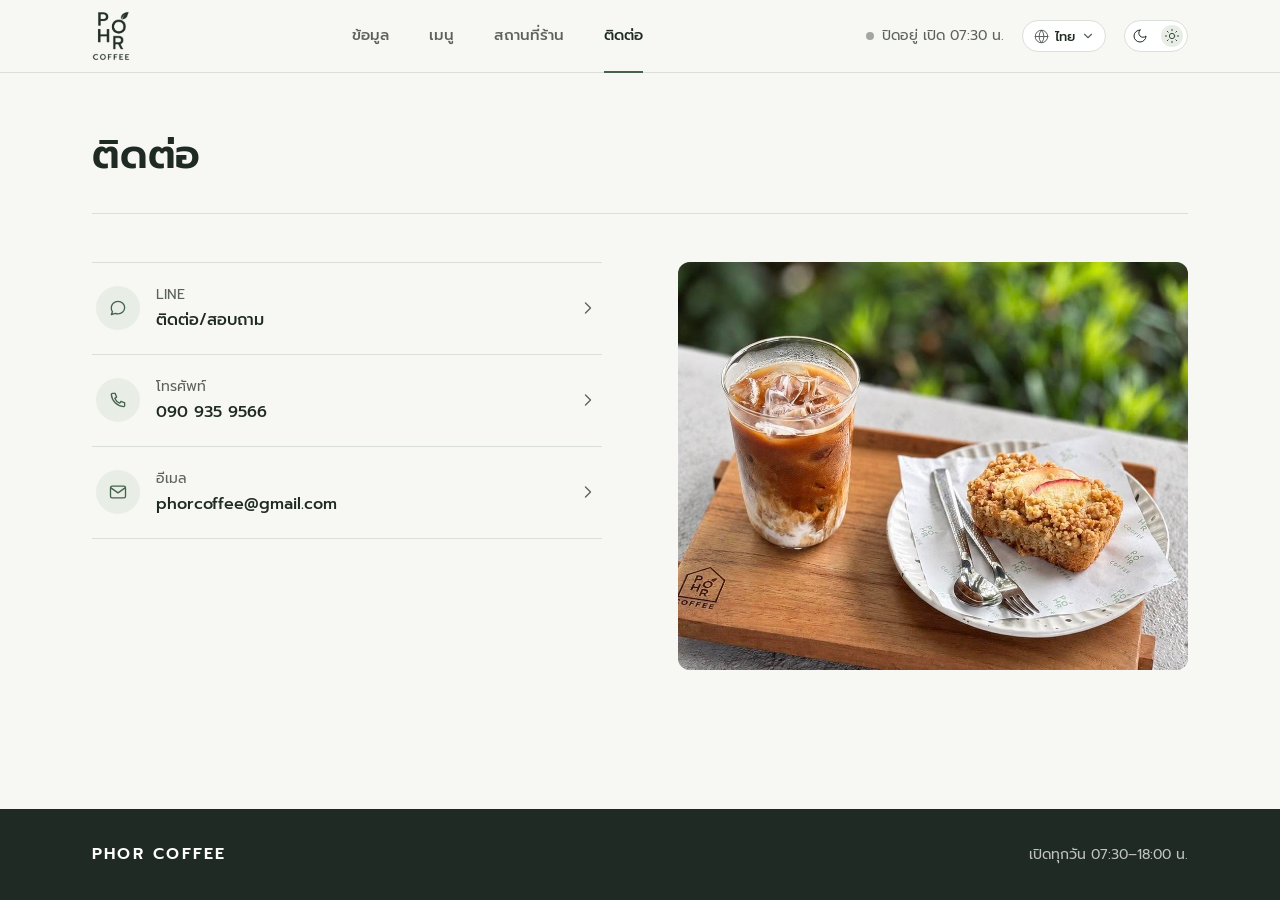
<file: contact.html>
<!doctype html>
<html lang="th">
<head>
<meta charset="utf-8">
<meta name="viewport" content="width=device-width, initial-scale=1, viewport-fit=cover">
<title>ติดต่อ | PHOR COFFEE</title>
<meta name="description" content="ติดต่อ PHOR COFFEE ทาง LINE โทร 090 935 9566 หรืออีเมล">
<!-- เว็บตัวอย่าง: กันไม่ให้ Google เก็บหน้า ลบบรรทัดนี้เมื่อร้านอนุมัติและขึ้นเว็บจริง -->
<meta name="robots" content="noindex, nofollow">
<meta name="theme-color" content="#F7F7F4">
<meta property="og:type" content="website">
<meta property="og:locale" content="th_TH">
<meta property="og:title" content="ติดต่อ | PHOR COFFEE">
<meta property="og:description" content="ร้านกาแฟในบ้านสีเขียว ถนนร่มเกล้า 1 เปิดทุกวัน 07:30–18:00 น.">
<link rel="preconnect" href="https://fonts.googleapis.com">
<link rel="preconnect" href="https://fonts.gstatic.com" crossorigin>
<link rel="preconnect" href="https://lh3.googleusercontent.com">
<link href="https://fonts.googleapis.com/css2?family=Prompt:wght@300;400;500;600&display=swap" rel="stylesheet">
<script>(function(){var t;try{t=localStorage.getItem("phor-theme")}catch(e){}if(t!=="light"&&t!=="dark")t=matchMedia("(prefers-color-scheme: dark)").matches?"dark":"light";document.documentElement.setAttribute("data-theme",t);var m=document.querySelector('meta[name="theme-color"]');if(m)m.content=t==="dark"?"#121A15":"#F7F7F4";var l=null;try{l=new URLSearchParams(location.search).get("lang")||localStorage.getItem("phor-lang")}catch(e){}if(l==="en"){var d=document.documentElement;d.lang="en";d.classList.add("i18n-pending");setTimeout(function(){d.classList.remove("i18n-pending")},2500)}})()</script>
<link rel="stylesheet" href="assets/style.css">
</head>
<body data-page="contact">

<svg width="0" height="0" style="position:absolute" aria-hidden="true">
  <symbol id="i-star" viewBox="0 0 24 24"><path d="m12 3 2.7 5.6 6.1.9-4.4 4.3 1 6.1L12 17l-5.4 2.9 1-6.1L3.2 9.5l6.1-.9z"/></symbol>
  <symbol id="i-phone" viewBox="0 0 24 24"><path d="M5.5 4h3l1.8 4.5-2.2 1.4a11 11 0 0 0 6 6l1.4-2.2L20 15.5v3a1.5 1.5 0 0 1-1.6 1.5A16 16 0 0 1 4 5.6 1.5 1.5 0 0 1 5.5 4z"/></symbol>
  <symbol id="i-chat" viewBox="0 0 24 24"><path d="M20 11.5c0 4.1-3.6 7.5-8 7.5-1.1 0-2.2-.2-3.2-.6L4 20l1.3-3.6A7.2 7.2 0 0 1 4 11.5C4 7.4 7.6 4 12 4s8 3.4 8 7.5z"/></symbol>
  <symbol id="i-mail" viewBox="0 0 24 24"><rect x="3" y="5" width="18" height="14" rx="2"/><path d="m3.5 7 8.5 6 8.5-6"/></symbol>
  <symbol id="i-fb" viewBox="0 0 24 24"><path d="M14 21v-7h2.5l.5-3h-3V9.2c0-.9.3-1.5 1.6-1.5H17V5.1c-.3 0-1.2-.1-2.3-.1C12.4 5 11 6.4 11 8.9V11H8.5v3H11v7"/></symbol>
  <symbol id="i-ig" viewBox="0 0 24 24"><rect x="3.5" y="3.5" width="17" height="17" rx="5"/><circle cx="12" cy="12" r="4"/><circle cx="17" cy="7" r=".6"/></symbol>
  <symbol id="i-copy" viewBox="0 0 24 24"><rect x="9" y="9" width="11" height="11" rx="2"/><path d="M5 15V6a2 2 0 0 1 2-2h8"/></symbol>
  <symbol id="i-nav" viewBox="0 0 24 24"><path d="M3.5 11 20 4l-7 16.5-2-7.5z"/></symbol>
  <symbol id="i-chev" viewBox="0 0 24 24"><path d="m9 6 6 6-6 6"/></symbol>
</svg>

<header class="site-header">
  <div class="container header-row">
    <a href="index.html" class="brand brand-logo" id="brand" data-i18n-attr="aria-label:brand.home" aria-label="PHOR COFFEE หน้าแรก"><span class="logo" aria-hidden="true"></span></a>
    <nav class="nav" aria-label="เมนูหลัก" data-i18n-attr="aria-label:nav.label">
      <a href="index.html" data-i18n="nav.info">ข้อมูล</a>
      <a href="menu.html" data-i18n="nav.menu">เมนู</a>
      <a href="location.html" data-i18n="nav.location">สถานที่ร้าน</a>
      <a href="contact.html" aria-current="page" data-i18n="nav.contact">ติดต่อ</a>
    </nav>
    <div class="header-end">
      <div class="status" id="status" aria-live="polite"><span class="dot"></span><span class="txt"></span></div>
      <div class="lang-select" id="langSelect"><button type="button" class="ls-trigger" aria-haspopup="menu" aria-expanded="false" aria-controls="langMenu"><svg class="ls-globe" viewBox="0 0 24 24" aria-hidden="true"><circle cx="12" cy="12" r="10"/><path d="M12 2a14.5 14.5 0 0 0 0 20 14.5 14.5 0 0 0 0-20"/><path d="M2 12h20"/></svg><span class="ls-current">ไทย</span><svg class="ls-chev" viewBox="0 0 24 24" aria-hidden="true"><path d="m6 9 6 6 6-6"/></svg></button><ul class="ls-menu" id="langMenu" role="menu"></ul></div>
      <button type="button" class="theme-toggle" id="themeToggle" role="switch" aria-checked="false" aria-label="โหมดมืด"><span class="tg-row"><span class="tg-slot tg-knob"><svg viewBox="0 0 24 24" aria-hidden="true" class="tg-when-light"><circle cx="12" cy="12" r="4"/><path d="M12 2v2"/><path d="M12 20v2"/><path d="m4.93 4.93 1.41 1.41"/><path d="m17.66 17.66 1.41 1.41"/><path d="M2 12h2"/><path d="M20 12h2"/><path d="m6.34 17.66-1.41 1.41"/><path d="m19.07 4.93-1.41 1.41"/></svg><svg viewBox="0 0 24 24" aria-hidden="true" class="tg-when-dark"><path d="M12 3a6 6 0 0 0 9 9 9 9 0 1 1-9-9Z"/></svg></span><span class="tg-slot tg-other"><svg viewBox="0 0 24 24" aria-hidden="true" class="tg-when-light"><path d="M12 3a6 6 0 0 0 9 9 9 9 0 1 1-9-9Z"/></svg><svg viewBox="0 0 24 24" aria-hidden="true" class="tg-when-dark"><circle cx="12" cy="12" r="4"/><path d="M12 2v2"/><path d="M12 20v2"/><path d="m4.93 4.93 1.41 1.41"/><path d="m17.66 17.66 1.41 1.41"/><path d="M2 12h2"/><path d="M20 12h2"/><path d="m6.34 17.66-1.41 1.41"/><path d="m19.07 4.93-1.41 1.41"/></svg></span></span></button>
    </div>
  </div>
</header>

<main id="main">
  <article class="page" id="page-contact">
    <div class="container">
      <header class="page-intro">
        <h1 class="h-page" data-i18n="contact.title">ติดต่อ</h1>
      </header>
      <div class="contact">
        <div>
          <ul class="channels" id="channels"></ul>
        </div>
        <figure class="ph" id="contactImg"></figure>
      </div>
    </div>
    <div style="height:72px"></div>
  </article>
</main>

<footer class="site-footer">
  <div class="container footer-grid">
    <span class="brand">PHOR COFFEE</span>
    <span id="footHours"></span>
  </div>
</footer>

<div class="mobile-bar">
  <a class="btn btn-secondary" id="barCall"><svg class="i" aria-hidden="true"><use href="#i-phone"/></svg><span data-i18n="cta.call">โทร</span></a>
  <a class="btn btn-primary js-line" target="_blank" rel="noopener" data-i18n="cta.contact">ติดต่อ/สอบถาม</a>
</div>

<script src="assets/data.js"></script>
<script src="assets/i18n.js"></script>
<script src="assets/common.js"></script>
<script src="assets/contact.js"></script>
</body>
</html>
</file>
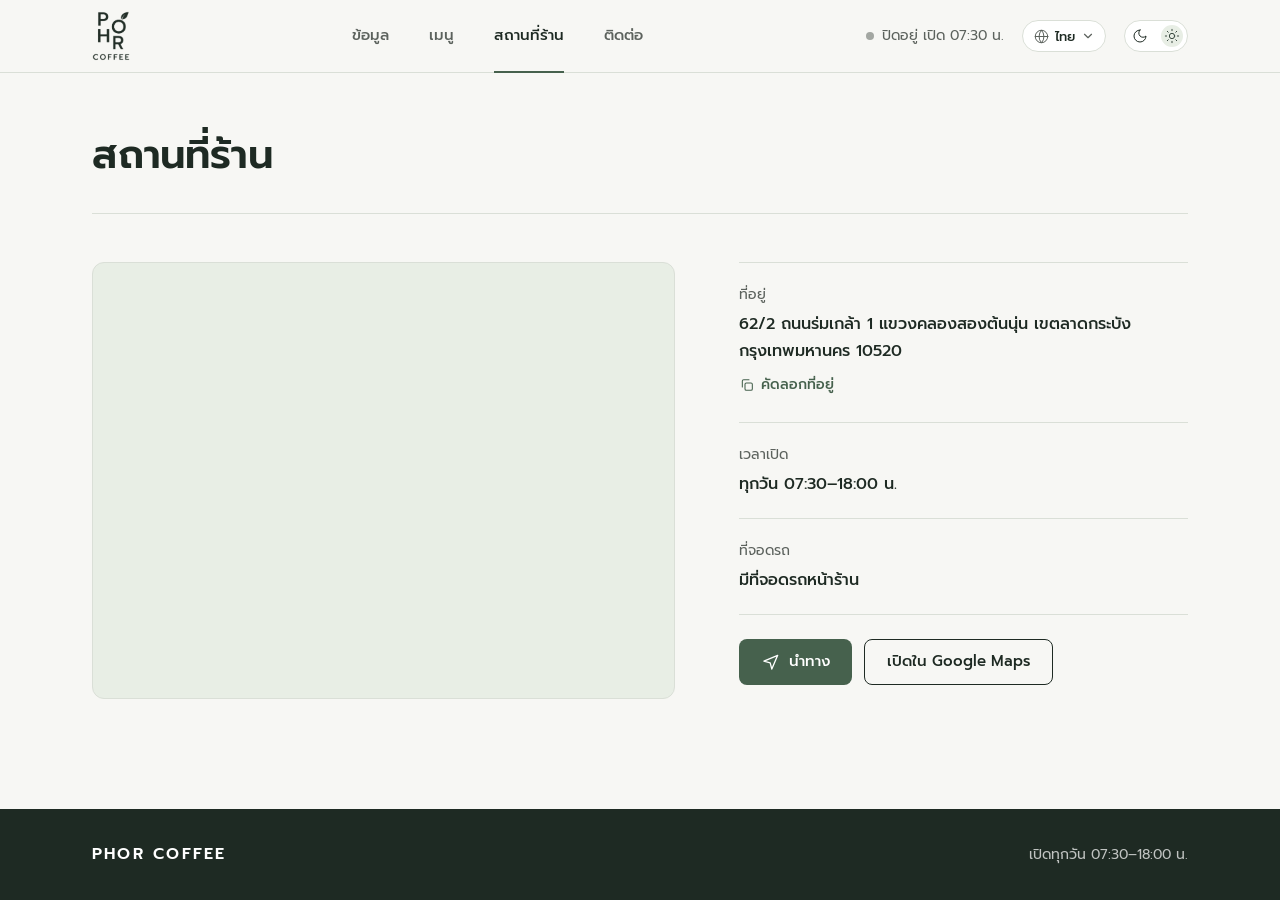
<file: location.html>
<!doctype html>
<html lang="th">
<head>
<meta charset="utf-8">
<meta name="viewport" content="width=device-width, initial-scale=1, viewport-fit=cover">
<title>สถานที่ร้าน | PHOR COFFEE</title>
<meta name="description" content="ที่อยู่ แผนที่ และเวลาเปิดของ PHOR COFFEE 62/2 ถนนร่มเกล้า 1 ลาดกระบัง กรุงเทพฯ">
<!-- เว็บตัวอย่าง: กันไม่ให้ Google เก็บหน้า ลบบรรทัดนี้เมื่อร้านอนุมัติและขึ้นเว็บจริง -->
<meta name="robots" content="noindex, nofollow">
<meta name="theme-color" content="#F7F7F4">
<meta property="og:type" content="website">
<meta property="og:locale" content="th_TH">
<meta property="og:title" content="สถานที่ร้าน | PHOR COFFEE">
<meta property="og:description" content="ร้านกาแฟในบ้านสีเขียว ถนนร่มเกล้า 1 เปิดทุกวัน 07:30–18:00 น.">
<link rel="preconnect" href="https://fonts.googleapis.com">
<link rel="preconnect" href="https://fonts.gstatic.com" crossorigin>
<link rel="preconnect" href="https://lh3.googleusercontent.com">
<link href="https://fonts.googleapis.com/css2?family=Prompt:wght@300;400;500;600&display=swap" rel="stylesheet">
<script>(function(){var t;try{t=localStorage.getItem("phor-theme")}catch(e){}if(t!=="light"&&t!=="dark")t=matchMedia("(prefers-color-scheme: dark)").matches?"dark":"light";document.documentElement.setAttribute("data-theme",t);var m=document.querySelector('meta[name="theme-color"]');if(m)m.content=t==="dark"?"#121A15":"#F7F7F4";var l=null;try{l=new URLSearchParams(location.search).get("lang")||localStorage.getItem("phor-lang")}catch(e){}if(l==="en"){var d=document.documentElement;d.lang="en";d.classList.add("i18n-pending");setTimeout(function(){d.classList.remove("i18n-pending")},2500)}})()</script>
<link rel="stylesheet" href="assets/style.css">
</head>
<body data-page="location">

<svg width="0" height="0" style="position:absolute" aria-hidden="true">
  <symbol id="i-star" viewBox="0 0 24 24"><path d="m12 3 2.7 5.6 6.1.9-4.4 4.3 1 6.1L12 17l-5.4 2.9 1-6.1L3.2 9.5l6.1-.9z"/></symbol>
  <symbol id="i-phone" viewBox="0 0 24 24"><path d="M5.5 4h3l1.8 4.5-2.2 1.4a11 11 0 0 0 6 6l1.4-2.2L20 15.5v3a1.5 1.5 0 0 1-1.6 1.5A16 16 0 0 1 4 5.6 1.5 1.5 0 0 1 5.5 4z"/></symbol>
  <symbol id="i-chat" viewBox="0 0 24 24"><path d="M20 11.5c0 4.1-3.6 7.5-8 7.5-1.1 0-2.2-.2-3.2-.6L4 20l1.3-3.6A7.2 7.2 0 0 1 4 11.5C4 7.4 7.6 4 12 4s8 3.4 8 7.5z"/></symbol>
  <symbol id="i-mail" viewBox="0 0 24 24"><rect x="3" y="5" width="18" height="14" rx="2"/><path d="m3.5 7 8.5 6 8.5-6"/></symbol>
  <symbol id="i-fb" viewBox="0 0 24 24"><path d="M14 21v-7h2.5l.5-3h-3V9.2c0-.9.3-1.5 1.6-1.5H17V5.1c-.3 0-1.2-.1-2.3-.1C12.4 5 11 6.4 11 8.9V11H8.5v3H11v7"/></symbol>
  <symbol id="i-ig" viewBox="0 0 24 24"><rect x="3.5" y="3.5" width="17" height="17" rx="5"/><circle cx="12" cy="12" r="4"/><circle cx="17" cy="7" r=".6"/></symbol>
  <symbol id="i-copy" viewBox="0 0 24 24"><rect x="9" y="9" width="11" height="11" rx="2"/><path d="M5 15V6a2 2 0 0 1 2-2h8"/></symbol>
  <symbol id="i-nav" viewBox="0 0 24 24"><path d="M3.5 11 20 4l-7 16.5-2-7.5z"/></symbol>
  <symbol id="i-chev" viewBox="0 0 24 24"><path d="m9 6 6 6-6 6"/></symbol>
</svg>

<header class="site-header">
  <div class="container header-row">
    <a href="index.html" class="brand brand-logo" id="brand" data-i18n-attr="aria-label:brand.home" aria-label="PHOR COFFEE หน้าแรก"><span class="logo" aria-hidden="true"></span></a>
    <nav class="nav" aria-label="เมนูหลัก" data-i18n-attr="aria-label:nav.label">
      <a href="index.html" data-i18n="nav.info">ข้อมูล</a>
      <a href="menu.html" data-i18n="nav.menu">เมนู</a>
      <a href="location.html" aria-current="page" data-i18n="nav.location">สถานที่ร้าน</a>
      <a href="contact.html" data-i18n="nav.contact">ติดต่อ</a>
    </nav>
    <div class="header-end">
      <div class="status" id="status" aria-live="polite"><span class="dot"></span><span class="txt"></span></div>
      <div class="lang-select" id="langSelect"><button type="button" class="ls-trigger" aria-haspopup="menu" aria-expanded="false" aria-controls="langMenu"><svg class="ls-globe" viewBox="0 0 24 24" aria-hidden="true"><circle cx="12" cy="12" r="10"/><path d="M12 2a14.5 14.5 0 0 0 0 20 14.5 14.5 0 0 0 0-20"/><path d="M2 12h20"/></svg><span class="ls-current">ไทย</span><svg class="ls-chev" viewBox="0 0 24 24" aria-hidden="true"><path d="m6 9 6 6 6-6"/></svg></button><ul class="ls-menu" id="langMenu" role="menu"></ul></div>
      <button type="button" class="theme-toggle" id="themeToggle" role="switch" aria-checked="false" aria-label="โหมดมืด"><span class="tg-row"><span class="tg-slot tg-knob"><svg viewBox="0 0 24 24" aria-hidden="true" class="tg-when-light"><circle cx="12" cy="12" r="4"/><path d="M12 2v2"/><path d="M12 20v2"/><path d="m4.93 4.93 1.41 1.41"/><path d="m17.66 17.66 1.41 1.41"/><path d="M2 12h2"/><path d="M20 12h2"/><path d="m6.34 17.66-1.41 1.41"/><path d="m19.07 4.93-1.41 1.41"/></svg><svg viewBox="0 0 24 24" aria-hidden="true" class="tg-when-dark"><path d="M12 3a6 6 0 0 0 9 9 9 9 0 1 1-9-9Z"/></svg></span><span class="tg-slot tg-other"><svg viewBox="0 0 24 24" aria-hidden="true" class="tg-when-light"><path d="M12 3a6 6 0 0 0 9 9 9 9 0 1 1-9-9Z"/></svg><svg viewBox="0 0 24 24" aria-hidden="true" class="tg-when-dark"><circle cx="12" cy="12" r="4"/><path d="M12 2v2"/><path d="M12 20v2"/><path d="m4.93 4.93 1.41 1.41"/><path d="m17.66 17.66 1.41 1.41"/><path d="M2 12h2"/><path d="M20 12h2"/><path d="m6.34 17.66-1.41 1.41"/><path d="m19.07 4.93-1.41 1.41"/></svg></span></span></button>
    </div>
  </div>
</header>

<main id="main">
  <article class="page" id="page-location">
    <div class="container">
      <header class="page-intro">
        <h1 class="h-page" data-i18n="loc.title">สถานที่ร้าน</h1>
      </header>
      <div class="loc">
        <div class="map"><iframe id="mapFrame" title="แผนที่ร้าน PHOR COFFEE" data-i18n-attr="title:loc.map" loading="lazy" referrerpolicy="no-referrer-when-downgrade"></iframe></div>
        <div>
          <dl class="detail">
            <div><dt data-i18n="loc.address">ที่อยู่</dt><dd><span id="addr"></span><br>
              <button class="copy-btn" id="copyAddr" type="button"><svg class="i" aria-hidden="true"><use href="#i-copy"/></svg><span data-i18n="loc.copy">คัดลอกที่อยู่</span></button></dd></div>
            <div><dt data-i18n="loc.hours">เวลาเปิด</dt><dd id="hoursBox"></dd></div>
            <div><dt data-i18n="loc.parking">ที่จอดรถ</dt><dd id="parking"></dd></div>
          </dl>
          <div class="actions">
            <a class="btn btn-primary" id="dirBtn" target="_blank" rel="noopener"><svg class="i" aria-hidden="true"><use href="#i-nav"/></svg><span data-i18n="loc.directions">นำทาง</span></a>
            <a class="btn btn-secondary js-gmaps" target="_blank" rel="noopener" data-i18n="loc.openMaps">เปิดใน Google Maps</a>
          </div>
        </div>
      </div>
    </div>
    <div style="height:72px"></div>
  </article>
</main>

<footer class="site-footer">
  <div class="container footer-grid">
    <span class="brand">PHOR COFFEE</span>
    <span id="footHours"></span>
  </div>
</footer>

<div class="mobile-bar">
  <a class="btn btn-secondary" id="barCall"><svg class="i" aria-hidden="true"><use href="#i-phone"/></svg><span data-i18n="cta.call">โทร</span></a>
  <a class="btn btn-primary js-line" target="_blank" rel="noopener" data-i18n="cta.contact">ติดต่อ/สอบถาม</a>
</div>

<script src="assets/data.js"></script>
<script src="assets/i18n.js"></script>
<script src="assets/common.js"></script>
<script src="assets/location.js"></script>
</body>
</html>
</file>
<file: assets/style.css>
/* ---------- tokens (สีทั้งหมดมาจากตัวอาคารร้าน) ---------- */
:root{
  /* สีทั้งหมดมาจากตัวอาคารร้าน  โหมดสว่าง = ร้านตอนกลางวัน */
  --bg:#F7F7F4;           /* ขาวปูน: พื้นหลังหลัก */
  --surface:#FFFFFF;      /* พื้นผิวที่ยกขึ้น: แถบล่างมือถือ แถวที่ชี้ */
  --text:#1E2A23;         /* เขียวเข้ม: ตัวหนังสือหลัก */
  --text-2:#5C625D;       /* เทาอิฐ: ข้อความรอง */
  --line:#DADFD7;         /* เส้นแบ่ง */
  --accent:#46614D;       /* เขียวเซจเข้ม: ปุ่ม ลิงก์ ไอคอน */
  --accent-hover:#3A5240;
  --on-accent:#FFFFFF;    /* ตัวหนังสือบนปุ่มหลัก */
  --accent-soft:#E8EEE5;  /* เขียวจาง: พื้นส่วนรีวิว วงไอคอน */
  --placeholder:#A9C1A4;  /* เขียวเซจผนังร้าน: พื้นรอรูปโหลด */
  --header-bg:rgba(247,247,244,.96);
  --leader:#B9BEB6;       /* เส้นจุดในรายการเมนู */
  --footer-bg:#1E2A23; --footer-text:rgba(255,255,255,.72); --footer-strong:#FFFFFF; --footer-line:transparent;
  --status-off:#A3A7A2; --status-on:#3E9B5F;
  /* ปุ่มสลับโหมด */
  --tg-track:#FFFFFF; --tg-border:#DADFD7; --tg-knob:#E8EEE5; --tg-knob-icon:#3A4A40; --tg-other-icon:#1E2A23;
  color-scheme:light;

  --fs-xs:13px; --fs-sm:14px; --fs-md:16px; --fs-lg:20px; --fs-xl:28px; --fs-2xl:clamp(30px,4vw,40px);
  --r-sm:8px; --r-md:12px;
  --maxw:1160px; --gutter:clamp(16px,4vw,32px);
}
/* โหมดมืด = ร้านตอนกลางคืน: เขียวเข้มเกือบดำ ตัวหนังสือขาวอมเขียว ปุ่มเป็นเขียวเซจของผนังร้าน */
:root[data-theme="dark"]{
  --bg:#121A15;
  --surface:#1A241E;
  --text:#E4EAE2;
  --text-2:#A3ADA5;
  --line:#2C3A31;
  --accent:#A9C1A4;
  --accent-hover:#BFD3BA;
  --on-accent:#12201A;
  --accent-soft:#1F2C24;
  --placeholder:#2F4637;
  --header-bg:rgba(18,26,21,.92);
  --leader:#45554A;
  --footer-bg:#0C120E; --footer-text:rgba(228,234,226,.66); --footer-strong:#E4EAE2; --footer-line:#2C3A31;
  --status-off:#6F7A72; --status-on:#5FCB85;
  --tg-track:#0C120E; --tg-border:#2C3A31; --tg-knob:#26332B; --tg-knob-icon:#FFFFFF; --tg-other-icon:#7D8A81;
  color-scheme:dark;
}
*,*::before,*::after{box-sizing:border-box}
/* ตอนเปิดหน้าเป็นภาษาอังกฤษ ซ่อนไว้ชั่วครู่จนเปลี่ยนข้อความเสร็จ จะไม่เห็นภาษาไทยแวบขึ้นมา */
html.i18n-pending body{visibility:hidden}
*{margin:0;padding:0}
html{-webkit-text-size-adjust:100%;scroll-padding-top:120px}
body{font-family:'Prompt',system-ui,-apple-system,sans-serif;font-size:var(--fs-md);font-weight:400;line-height:1.7;color:var(--text);background:var(--bg);min-height:100vh;display:flex;flex-direction:column;-webkit-font-smoothing:antialiased}
img{display:block;max-width:100%}
a{color:inherit;text-decoration:none}
button{font:inherit;color:inherit;background:none;border:0;cursor:pointer}
svg.i{width:20px;height:20px;flex:none;fill:none;stroke:currentColor;stroke-width:1.6;stroke-linecap:round;stroke-linejoin:round}
:focus-visible{outline:2px solid var(--accent);outline-offset:3px;border-radius:4px}
.container{width:100%;max-width:var(--maxw);margin-inline:auto;padding-inline:var(--gutter)}

/* ---------- ตัวอักษร ---------- */
h1,h2,h3{font-weight:600;line-height:1.3;letter-spacing:-.005em}
.h-page{font-size:var(--fs-2xl)}
.h-sec{font-size:var(--fs-xl);margin-bottom:12px}
.muted{color:var(--text-2)}
.prose{max-width:62ch;text-wrap:pretty}

/* ---------- ปุ่ม ---------- */
.btn{display:inline-flex;align-items:center;justify-content:center;gap:8px;min-height:46px;padding:0 22px;border-radius:var(--r-sm);font-size:15px;font-weight:500;transition:background-color .15s,color .15s,border-color .15s}
.btn-primary{background:var(--accent);color:var(--on-accent)}
.btn-primary:hover{background:var(--accent-hover)}
.btn-secondary{border:1px solid var(--text);color:var(--text)}
.btn-secondary:hover{background:var(--text);color:var(--bg)}
.btn-light{background:#FFFFFF;color:#1E2A23}   /* อยู่บนรูปหน้าร้านเสมอ ทั้งสองโหมด */
.btn-light:hover{background:#E8EEE5}
.btn-outline-light{border:1px solid rgba(255,255,255,.7);color:#FFFFFF}
.btn-outline-light:hover{background:rgba(255,255,255,.12)}
.link{color:var(--accent);font-weight:500;text-decoration:underline;text-underline-offset:3px;text-decoration-thickness:1px}
.link:hover{color:var(--accent-hover)}

/* ---------- header ---------- */
.site-header{position:sticky;top:0;z-index:40;background:var(--header-bg);backdrop-filter:saturate(1.2) blur(8px);border-bottom:1px solid var(--line)}
.header-row{display:flex;align-items:center;justify-content:space-between;gap:24px;height:72px}
.brand{font-size:19px;font-weight:600;letter-spacing:.14em}
/* โลโก้ร้านมุมซ้ายบน: ใช้รูปโลโก้เป็นแม่พิมพ์ (mask) แล้วเติมสีตัวหนังสือ จึงเปลี่ยนสีตามโหมดสว่าง/มืดเอง */
.brand-logo{display:flex;align-items:center;align-self:stretch;flex:none;border-radius:6px}
.brand-logo .logo{display:block;height:50px;aspect-ratio:226/298;background:var(--text);
  -webkit-mask:var(--logo) center/contain no-repeat;mask:var(--logo) center/contain no-repeat;transition:opacity .15s}
/* ไฟล์ต้นฉบับอยู่ที่ assets/img/logo.png  ฝังไว้ตรงนี้เพื่อให้แสดงได้ทั้งบนเว็บและตอนเปิดไฟล์ในเครื่อง */
.brand-logo{--logo:url("[data-uri]")}
.brand-logo:hover .logo{opacity:.78}
.nav{display:flex;gap:4px;height:100%}
.nav a{position:relative;display:flex;align-items:center;padding:0 18px;font-size:15px;font-weight:500;color:var(--text-2);transition:color .15s}
.nav a:hover{color:var(--text)}
.nav a[aria-current="page"]{color:var(--text)}
.nav a[aria-current="page"]::after{content:"";position:absolute;left:18px;right:18px;bottom:-1px;height:2px;background:var(--accent)}
.header-end{display:flex;align-items:center;gap:18px}
@media (max-width:1023px){.header-end{gap:10px}}
.status{display:flex;align-items:center;gap:8px;font-size:var(--fs-sm);color:var(--text-2);white-space:nowrap}
.status .dot{width:8px;height:8px;border-radius:50%;background:var(--status-off)}
.status.is-open .dot{background:var(--status-on)}
@media (max-width:1023px){
  .status{display:none}
  .nav a{padding:0 14px}
  .nav a[aria-current="page"]::after{left:14px;right:14px}
}
@media (max-width:699px){
  .header-row{height:56px}
  .brand-logo .logo{height:42px}
  .nav{position:absolute;left:0;right:0;top:56px;height:46px;background:var(--bg);border-top:1px solid var(--line);display:grid;grid-template-columns:repeat(4,1fr);gap:0;padding:0 8px}
  .nav a{justify-content:center;padding:0 4px;font-size:14px}
  .nav a[aria-current="page"]::after{left:14%;right:14%}
  .site-header{padding-bottom:46px}
}

/* ---------- pages ---------- */
main{flex:1}
.page{animation:enter .28s ease-out}
@keyframes enter{from{opacity:0}to{opacity:1}}
.page-intro{padding:56px 0 32px;border-bottom:1px solid var(--line);margin-bottom:48px}
.section{padding:72px 0}
.section + .section{padding-top:0}
.section-alt{background:var(--accent-soft);padding:72px 0}

/* ---------- รูป ---------- */
.ph{position:relative;overflow:hidden;background:var(--placeholder);border-radius:var(--r-md)}
.ph img{width:100%;height:100%;object-fit:cover}
.ph.failed img{display:none}

/* ===== หน้า: ข้อมูล ===== */
.hero{position:relative;height:min(78vh,720px);min-height:460px;background:var(--placeholder);overflow:hidden;color:#FFFFFF}
.hero img{position:absolute;inset:0;width:100%;height:100%;object-fit:cover;object-position:center 40%}
.hero::after{content:"";position:absolute;inset:0;background:linear-gradient(to top,rgba(20,30,24,.82) 0%,rgba(20,30,24,.35) 45%,rgba(20,30,24,0) 75%)}
.hero-content{position:absolute;inset:auto 0 0 0;z-index:1;padding-bottom:clamp(36px,7vh,64px)}
.hero h1{font-size:clamp(44px,8vw,92px);font-weight:600;letter-spacing:.05em;line-height:1.05;margin-bottom:24px}
.hero .actions{display:flex;flex-wrap:wrap;gap:12px}


.about{display:grid;grid-template-columns:1fr 1fr;gap:clamp(32px,6vw,80px);align-items:center}
.about .ph{aspect-ratio:4/3}
/* รูปเลื่อนข้างข้อความแนะนำร้าน: รูปใหม่เลื่อนเข้าทับ รูปเดิมเลื่อนออกช้ากว่า (parallax) และหรี่ลงเล็กน้อย */
.slides{isolation:isolate;touch-action:pan-y;user-select:none;-webkit-user-select:none}
.sl-view{position:absolute;inset:0;overflow:hidden;border-radius:inherit}
.sl{position:absolute;inset:0;overflow:hidden;background:var(--placeholder);visibility:hidden;transform:translate3d(var(--x,0%),0,0);z-index:1}
.sl.is-cur,.sl.is-in,.sl.is-out{visibility:visible}
.sl.is-in{z-index:2}
.sl img{position:absolute;inset:0;width:100%;height:100%;object-fit:cover;transform:translate3d(var(--ix,0%),0,0) scale(var(--sc,1));opacity:0;transition:opacity .6s ease}
.sl.is-loaded img{opacity:1}
.sl::after{content:"";position:absolute;inset:0;background:#0B110D;opacity:calc(var(--dim,0) * .32);pointer-events:none}
.sl.anim,.sl.anim img,.sl.anim::after{transition:transform 1.1s cubic-bezier(.65,0,.35,1),opacity 1.1s cubic-bezier(.65,0,.35,1)}
.sl.anim.is-loaded img{opacity:1}
.sl.failed img{display:none}
/* แถบบอกลำดับรูป: แถบของรูปปัจจุบันค่อยๆ เต็มใน 5 วินาที  กดเพื่อไปรูปนั้น */
.slides::after{content:"";position:absolute;left:0;right:0;bottom:0;height:72px;z-index:3;pointer-events:none;border-radius:0 0 var(--r-md) var(--r-md);background:linear-gradient(to top,rgba(10,16,12,.38),rgba(10,16,12,0))}
.sl-dots{position:absolute;left:0;right:0;bottom:10px;z-index:4;display:flex;justify-content:center;gap:4px}
.sl-dot{display:grid;place-items:center;width:34px;height:28px;padding:0;border-radius:6px}
.sl-dot i{position:relative;display:block;width:24px;height:3px;border-radius:2px;overflow:hidden;background:rgba(255,255,255,.4);transition:background-color .2s}
.sl-dot:hover i{background:rgba(255,255,255,.65)}
.sl-dot i::after{content:"";position:absolute;inset:0;border-radius:inherit;background:#fff;transform:scaleX(0);transform-origin:left center}
.sl-dot.is-cur i::after{animation:sl-fill 5s linear forwards}
.slides.is-held .sl-dot.is-cur i::after{animation-play-state:paused}
@keyframes sl-fill{from{transform:scaleX(0)}to{transform:scaleX(1)}}
.sl-dot:focus-visible{outline:2px solid #fff;outline-offset:0}
@media (prefers-reduced-motion:reduce){.sl-dot.is-cur i::after{transform:scaleX(1)}}
.quick{margin-top:32px;border-top:1px solid var(--line);max-width:440px}
.quick div{display:flex;justify-content:space-between;gap:16px;padding:13px 0;border-bottom:1px solid var(--line);font-size:15px}
.quick dt{color:var(--text-2)}
.quick dd{font-weight:500;text-align:right}
.quick a:hover{color:var(--accent)}
@media (max-width:699px){.about{grid-template-columns:1fr}.about .ph{order:-1}}

/* รูปแก้วเป็นแนวตั้ง จึงได้กรอบสูง  รูปมุมร้านแนวนอนได้กรอบกว้าง  แต่ละรูปตั้งจุดโฟกัสไว้ใน home.js */
.gallery{display:grid;grid-template-columns:repeat(4,1fr);grid-template-rows:repeat(2,clamp(150px,18vw,230px));gap:12px;margin-top:28px;
  grid-template-areas:"matcha brick brick signature" "matcha seating inside signature"}
.g-matcha{grid-area:matcha}.g-brick{grid-area:brick}.g-signature{grid-area:signature}.g-seating{grid-area:seating}.g-inside{grid-area:inside}
@media (max-width:760px){.gallery{grid-template-columns:1fr 1fr;grid-template-rows:repeat(4,150px);gap:8px;
  grid-template-areas:"brick brick" "matcha signature" "matcha signature" "seating inside"}}

.reviews-head{display:flex;flex-wrap:wrap;align-items:flex-end;justify-content:space-between;gap:16px}
.rating{display:flex;align-items:center;gap:12px}
.rating strong{font-size:40px;font-weight:600;line-height:1}
.stars{display:flex;gap:2px;color:var(--accent)}
.stars svg{width:16px;height:16px;fill:currentColor;stroke:none}
.quotes{display:grid;grid-template-columns:repeat(3,1fr);gap:32px;margin-top:36px;list-style:none}
.quotes li{border-top:2px solid var(--accent);padding-top:18px}
.quotes blockquote{font-size:17px;line-height:1.65;text-wrap:pretty}
.quotes-note{margin-top:28px;font-size:var(--fs-sm);color:var(--text-2)}
@media (max-width:699px){.quotes{grid-template-columns:1fr;gap:24px}}

/* ===== หน้า: เมนู ===== */
.folders{display:grid;grid-template-columns:repeat(3,minmax(0,1fr));justify-items:center;align-items:end;gap:24px;padding-top:30px}
@media (max-width:699px){
  /* แถบเลื่อนตัดของที่ล้นออกไป จึงต้องเว้นที่ด้านบนไว้ให้แผ่นเมนูกางขึ้นมา */
  #page-menu .page-intro{margin-bottom:0}
  .folders{display:flex;gap:18px;overflow-x:auto;overscroll-behavior-x:contain;scroll-snap-type:x mandatory;scroll-padding-inline:var(--gutter);padding:56px var(--gutter) 20px;margin-inline:calc(var(--gutter) * -1);scrollbar-width:none}
  .folders::-webkit-scrollbar{display:none}
  .folders > .gf-root{scroll-snap-align:center}
}
.menu-list{margin-top:48px;scroll-margin-top:140px}
.menu-list-head{display:flex;align-items:baseline;justify-content:space-between;gap:16px;padding-bottom:12px;border-bottom:1px solid var(--text)}
.menu-list-head h2{font-size:var(--fs-xl)}
.menu-list-head span{font-size:var(--fs-sm);color:var(--text-2)}
.menu-list ul{list-style:none;columns:2;column-gap:clamp(40px,7vw,96px)}
.menu-list ul.swap{animation:list-in .35s ease-out}
@keyframes list-in{from{opacity:0;transform:translateY(6px)}to{opacity:1;transform:none}}
@media (max-width:760px){.menu-list ul{columns:1}}
.menu-item{display:flex;align-items:center;gap:16px;padding:12px 0;border-bottom:1px solid var(--line);break-inside:avoid;scroll-margin-top:160px}
.mi-body{flex:1;min-width:0;display:flex;align-items:baseline;gap:12px}
/* รูปย่อหน้าชื่อเมนู: กดเพื่อดูรูปใหญ่  เมนูที่ยังไม่มีรูปแสดงไอคอนแทน แถวจึงตรงกันทุกแถว */
.mi-thumb{position:relative;flex:none;width:56px;height:56px;border-radius:10px;overflow:hidden;background:var(--placeholder);cursor:zoom-in;transition:transform .2s,box-shadow .2s}
.mi-thumb img{width:100%;height:100%;object-fit:cover;opacity:0;transition:opacity .4s}
.mi-thumb img.is-loaded{opacity:1}
.mi-thumb::after{content:"";position:absolute;inset:0;border-radius:inherit;box-shadow:inset 0 0 0 1px rgba(30,42,35,.08);pointer-events:none}
button.mi-thumb:hover{transform:scale(1.04);box-shadow:0 6px 16px -6px rgba(20,30,24,.35)}
button.mi-thumb:focus-visible{outline:2px solid var(--accent);outline-offset:2px;border-radius:10px}
.mi-thumb--none{display:grid;place-items:center;background:var(--accent-soft);color:var(--accent);cursor:default}
.mi-thumb--none svg{width:22px;height:22px;fill:none;stroke:currentColor;stroke-width:1.4;stroke-linecap:round;stroke-linejoin:round;opacity:.6}
.menu-item .name{font-weight:500}
.menu-item .desc{display:block;font-size:var(--fs-sm);color:var(--text-2);font-weight:400;margin-top:2px}
.menu-item .leader{flex:1;min-width:16px;border-bottom:1px dotted var(--leader);transform:translateY(-5px)}
.menu-item .price{font-weight:500;font-variant-numeric:tabular-nums;white-space:nowrap}
.menu-item.flash{animation:flash 1.8s ease-out}
@keyframes flash{0%,35%{background:var(--accent-soft);box-shadow:0 0 0 10px var(--accent-soft)}100%{background:transparent;box-shadow:0 0 0 10px transparent}}
.menu-foot{margin-top:40px;font-size:var(--fs-sm);color:var(--text-2)}

/* ----- แฟ้มกระจก: ดัดแปลงจากคอมโพเนนต์ Glass Folder Cards (กระจกขุ่นแบบสว่าง) ----- */
.gf-root{
  --gf-px:0; --gf-py:0;
  --gf-ease:cubic-bezier(.2,.8,.2,1);
  --gf-spring:cubic-bezier(.34,1.36,.5,1);
  --gf-hinge:0deg; --gf-lift:42px; --gf-spread:0px; --gf-fan:0deg; --gf-stack:15px;
  --gf-ink:var(--text); --gf-ink-soft:rgba(30,42,35,.58);
  position:relative;display:inline-block;flex:none;vertical-align:top;
  font-family:'Prompt',system-ui,sans-serif;-webkit-tap-highlight-color:transparent;isolation:isolate;
}
.gf-root:hover,.gf-root:focus-within{--gf-hinge:-11deg;--gf-lift:-34px;--gf-spread:8px;--gf-fan:1.4deg;--gf-stack:10px}
.gf-root[data-open]{--gf-hinge:-24deg;--gf-lift:-96px;--gf-spread:40px;--gf-fan:5deg;--gf-stack:30px}
.gf-stage{position:absolute;left:0;top:0;width:340px;height:272px;transform-origin:0 0}
.gf-tilt{position:absolute;inset:0;transform:perspective(1400px) rotateX(calc(var(--gf-py) * -3deg)) rotateY(calc(var(--gf-px) * 4deg));transition:transform .9s var(--gf-ease)}
.gf-shadow{position:absolute;left:18px;right:18px;bottom:-6px;height:60px;border-radius:40px;background:rgba(30,42,35,.30);filter:blur(22px);transform:translateX(calc(var(--gf-px) * -8px));transition:transform .9s var(--gf-ease),opacity .9s var(--gf-ease)}
.gf-back{position:absolute;inset:0;overflow:hidden;background:linear-gradient(180deg,#eef2ec 0%,#dfe6dc 100%)}
.gf-art{position:absolute;left:-12px;top:-12px;width:364px;height:296px;max-width:none;object-fit:cover;opacity:0;filter:blur(14px) saturate(.6);transform:translate(calc(var(--gf-px) * -7px),calc(var(--gf-py) * -6px)) scale(1.02);transition:transform 1.1s var(--gf-ease),opacity 1.2s var(--gf-ease),filter 1.2s var(--gf-ease)}
.gf-art.is-loaded{opacity:1;filter:none}
.gf-back-sheen{position:absolute;inset:0;pointer-events:none;background:linear-gradient(180deg,rgba(255,255,255,.22) 0%,rgba(255,255,255,0) 22%),radial-gradient(120% 80% at 80% 0%,rgba(255,255,255,.16),rgba(255,255,255,0) 60%)}
.gf-rim{position:absolute;left:0;top:0;max-width:none;overflow:visible;pointer-events:none;fill:none}
.gf-back-rim{width:340px;height:272px}
.gf-back-rim path{stroke:rgba(255,255,255,.45);stroke-width:1}

.gf-files{position:absolute;inset:0;z-index:5;pointer-events:none;clip-path:inset(-400px -400px 10px -400px)}
.gf-sheet-slot{display:contents}
.gf-sheet{all:unset;box-sizing:border-box;position:absolute;left:34px;top:96px;width:272px;height:184px;border-radius:16px;overflow:hidden;cursor:pointer;pointer-events:auto;
  background:linear-gradient(180deg,#ffffff 0%,#f4f5f1 100%);
  box-shadow:inset 0 1px 0 rgba(255,255,255,.9),0 0 0 .5px rgba(30,42,35,.12),0 10px 26px -8px rgba(20,30,24,.28);
  transform-origin:50% 100%;
  transform:translate(calc(var(--gf-jx) + var(--gf-slot) * var(--gf-spread)),calc(var(--gf-lift) + var(--gf-depth) * var(--gf-stack) * -1)) rotate(calc(var(--gf-jr) + var(--gf-slot) * var(--gf-fan)));
  transition:transform .75s var(--gf-spring) calc(var(--gf-depth) * 40ms),box-shadow .4s var(--gf-ease),translate .9s var(--gf-ease),opacity .9s var(--gf-ease)}
.gf-sheet--art{background:#1e2a23}
.gf-root[data-open] .gf-sheet:hover,.gf-root[data-open] .gf-sheet:focus-visible{
  transform:translate(calc(var(--gf-jx) + var(--gf-slot) * var(--gf-spread)),calc(var(--gf-lift) + var(--gf-depth) * var(--gf-stack) * -1 - 18px)) rotate(calc(var(--gf-slot) * var(--gf-fan) * .6));
  box-shadow:inset 0 1px 0 rgba(255,255,255,.9),0 0 0 .5px rgba(30,42,35,.12),0 22px 40px -12px rgba(20,30,24,.42);transition-delay:0s}
.gf-sheet:focus-visible{outline:2px solid var(--accent);outline-offset:2px}
.gf-sheet-art{position:absolute;left:0;top:0;width:272px;height:184px;max-width:none;object-fit:cover;opacity:0;filter:blur(10px);transition:opacity .9s var(--gf-ease),filter .9s var(--gf-ease)}
.gf-sheet-art.is-loaded{opacity:1;filter:none}
.gf-sheet--art::after{content:"";position:absolute;inset:0;border-radius:inherit;pointer-events:none;background:linear-gradient(180deg,rgba(0,0,0,.46) 0%,rgba(0,0,0,0) 36%);box-shadow:inset 0 0 0 1px rgba(255,255,255,.2)}
.gf-sheet-head{position:absolute;left:14px;right:14px;top:10px;z-index:1;display:flex;align-items:baseline;justify-content:space-between;gap:10px;white-space:nowrap}
.gf-sheet-name{flex:1 1 auto;min-width:0;overflow:hidden;text-overflow:ellipsis;font-size:calc(14px * var(--gf-text, 1));font-weight:500;color:var(--text)}
.gf-sheet-meta{flex:none;font-size:calc(12px * var(--gf-text, 1));font-variant-numeric:tabular-nums;color:rgba(30,42,35,.55)}
.gf-sheet--art .gf-sheet-name{color:#fff}
.gf-sheet--art .gf-sheet-meta{color:rgba(255,255,255,.78)}
/* ไอคอนขยายท้ายราคา บนแผ่นที่มีรูป: บอกว่ากดดูรูปใหญ่ได้ (โผล่เมื่อเปิดแฟ้ม หัวแผ่นเห็นทุกแผ่นแม้ซ้อนกัน) */
.gf-zoom{flex:none;align-self:center;display:grid;place-items:center;width:calc(20px * var(--gf-text, 1));height:calc(20px * var(--gf-text, 1));margin-left:calc(-4px * var(--gf-text, 1));border-radius:50%;
  background:rgba(255,255,255,.16);box-shadow:inset 0 0 0 1px rgba(255,255,255,.3);color:#fff;opacity:0;transform:scale(.8);transition:opacity .3s var(--gf-ease),transform .3s var(--gf-ease),background-color .2s}
.gf-zoom svg{width:58%;height:58%;fill:none;stroke:currentColor;stroke-width:2.2;stroke-linecap:round;stroke-linejoin:round}
.gf-root[data-open] .gf-sheet--art{cursor:zoom-in}
.gf-root[data-open] .gf-sheet--art .gf-zoom{opacity:.85;transform:none}
.gf-root[data-open] .gf-sheet--art:hover .gf-zoom,.gf-root[data-open] .gf-sheet--art:focus-visible .gf-zoom{opacity:1;background:rgba(255,255,255,.3)}
.gf-lines{position:absolute;left:14px;right:14px;top:44px;display:flex;flex-direction:column;gap:9px}
.gf-lines i{display:block;height:5px;border-radius:3px;background:rgba(30,42,35,.08)}
.gf-lines i:first-child{height:9px;margin-bottom:4px;background:rgba(30,42,35,.14)}

.gf-front{position:absolute;left:0;top:74px;width:340px;height:198px;z-index:10;-webkit-backdrop-filter:blur(22px) saturate(1.5);backdrop-filter:blur(22px) saturate(1.5);transform-origin:50% 100%;transform:perspective(760px) rotateX(var(--gf-hinge));transition:transform .8s var(--gf-spring),translate 1s var(--gf-ease),opacity 1s var(--gf-ease)}
.gf-tint{position:absolute;inset:0;background:linear-gradient(180deg,rgba(255,255,255,.16) 0%,rgba(255,255,255,.5) 42%,rgba(251,251,248,.93) 100%)}
.gf-spec{position:absolute;inset:0;pointer-events:none;mix-blend-mode:soft-light;opacity:.9;background:radial-gradient(260px 200px at calc(50% + var(--gf-px) * 46%) calc(30% + var(--gf-py) * 40%),rgba(255,255,255,.5),rgba(255,255,255,0) 70%)}
.gf-front-rim{width:340px;height:198px}
.gf-front-rim path{stroke-width:2.4;transition:stroke-width .3s var(--gf-ease)}
.gf-hit{all:unset;position:absolute;inset:0;z-index:1;cursor:pointer}
.gf-hit:focus-visible ~ .gf-label .gf-title{text-decoration:underline;text-decoration-thickness:1.5px;text-underline-offset:5px}
.gf-front:has(.gf-hit:focus-visible) .gf-front-rim path{stroke-width:5}
.gf-label{position:absolute;left:28px;bottom:30px;z-index:2;display:flex;flex-direction:column;gap:2px;max-width:220px;pointer-events:none;color:var(--gf-ink)}
.gf-title{font-size:calc(21px * var(--gf-text, 1));font-weight:600;line-height:1.3;overflow:hidden;text-overflow:ellipsis;white-space:nowrap}
.gf-meta{display:flex;align-items:center;gap:7px;font-size:calc(13px * var(--gf-text, 1));color:var(--gf-ink-soft);white-space:nowrap}
.gf-meta::before{content:"";width:7px;height:7px;border-radius:50%;background:var(--accent);transform:scale(0);transition:transform .35s var(--gf-spring)}
.gf-root[data-active] .gf-meta::before{transform:scale(1)}
.gf-root[data-active] .gf-meta{color:var(--accent)}

.gf-root:not([data-entered]) .gf-back,.gf-root:not([data-entered]) .gf-back-rim{translate:0 22px;opacity:0}
.gf-root:not([data-entered]) .gf-sheet{translate:0 -120px;opacity:0}
.gf-root:not([data-entered]) .gf-front{translate:0 46px;opacity:0}
.gf-root:not([data-entered]) .gf-shadow{opacity:0}
.gf-back,.gf-back-rim{transition:translate 1s var(--gf-ease),opacity .9s var(--gf-ease)}
.gf-root[data-entered] .gf-sheet{transition-delay:calc(var(--gf-depth) * 40ms),0s,calc(.18s + var(--gf-depth) * 90ms),calc(.18s + var(--gf-depth) * 90ms)}
.gf-root[data-entered] .gf-front{transition-delay:0s,.42s,.42s}
@media (prefers-reduced-motion:reduce){
  .gf-root *,.gf-root *::before,.gf-root *::after{transition-duration:0s!important;transition-delay:0s!important;animation:none!important}
  .gf-tilt{transform:none}
}

/* ----- ดูรูปเมนูขนาดใหญ่: พื้นมืดเสมอทั้งสองโหมด ให้สีรูปอาหารชัดที่สุด ----- */
html.lb-lock{overflow:hidden}
.lb{position:fixed;inset:0;width:100%;height:100%;max-width:none;max-height:none;margin:0;padding:0;border:0;overflow:hidden;
  background:rgba(9,13,11,.9);-webkit-backdrop-filter:blur(12px);backdrop-filter:blur(12px);color:#F2F5F0;font-family:'Prompt',system-ui,sans-serif;opacity:0;transition:opacity .2s ease}
.lb::backdrop{background:transparent}
.lb[open]{display:block}
.lb.is-in{opacity:1}
.lb-stage{position:absolute;inset:0;display:grid;place-items:center;padding:72px 96px 40px;touch-action:pan-y}
.lb-fig{display:inline-flex;flex-direction:column;max-width:min(100%,760px);transform:scale(.97);transition:transform .25s cubic-bezier(.2,.8,.2,1)}
.lb.is-in .lb-fig{transform:none}
.lb-media{display:flex;justify-content:center}
.lb-img{display:block;width:auto;height:auto;max-width:100%;max-height:calc(100vh - 220px);max-height:calc(100dvh - 220px);border-radius:12px;background:#1A221D;user-select:none;-webkit-user-drag:none;
  box-shadow:0 30px 80px -24px rgba(0,0,0,.7);transition:opacity .25s ease}
.lb-img:not([src]){width:min(60vw,420px);aspect-ratio:4/5}
.lb-img.is-shown{animation:lb-in .3s ease}
@keyframes lb-in{from{opacity:.35}to{opacity:1}}
.lb.is-loading .lb-img{opacity:.55}
/* คำบรรยายกว้างเท่ารูป (ไม่ดันให้กรอบกว้างกว่ารูป) */
.lb-cap{width:0;min-width:100%;display:flex;align-items:flex-start;justify-content:space-between;gap:16px;padding-top:16px}
.lb-text{display:flex;flex-direction:column;min-width:0}
.lb-meta{font-size:13px;color:rgba(242,245,240,.6);white-space:pre;font-variant-numeric:tabular-nums}
.lb-name{font-size:20px;font-weight:600;line-height:1.35}
.lb-desc{font-size:14px;color:rgba(242,245,240,.72);margin-top:2px}
.lb-price{flex:none;font-size:18px;font-weight:500;font-variant-numeric:tabular-nums;padding-top:20px}
.lb-btn{position:absolute;z-index:2;display:grid;place-items:center;width:46px;height:46px;border-radius:50%;color:#fff;background:rgba(255,255,255,.1);box-shadow:inset 0 0 0 1px rgba(255,255,255,.2);
  -webkit-backdrop-filter:blur(10px);backdrop-filter:blur(10px);transition:background-color .15s}
.lb-btn:hover{background:rgba(255,255,255,.2)}
.lb-btn:focus-visible{outline:2px solid #fff;outline-offset:3px;border-radius:50%}
.lb-btn svg{width:22px;height:22px;fill:none;stroke:currentColor;stroke-width:1.8;stroke-linecap:round;stroke-linejoin:round}
.lb-close{top:calc(16px + env(safe-area-inset-top));right:calc(16px + env(safe-area-inset-right))}
.lb-prev,.lb-next{top:50%;margin-top:-23px}
.lb-prev{left:calc(24px + env(safe-area-inset-left))}
.lb-next{right:calc(24px + env(safe-area-inset-right))}
.lb.is-single .lb-prev,.lb.is-single .lb-next{display:none}
@media (max-width:699px){
  .lb-stage{padding:68px 16px calc(88px + env(safe-area-inset-bottom))}
  .lb-img{max-height:calc(100vh - 280px);max-height:calc(100dvh - 280px)}
  .lb-prev,.lb-next{top:auto;margin-top:0;bottom:calc(20px + env(safe-area-inset-bottom))}
  .lb-prev{left:calc(16px + env(safe-area-inset-left))}
  .lb-next{right:calc(16px + env(safe-area-inset-right))}
  .lb-name{font-size:18px}
  .lb-price{font-size:16px}
}

/* ===== หน้า: สถานที่ร้าน ===== */
.loc{display:grid;grid-template-columns:1.3fr 1fr;gap:clamp(28px,5vw,64px);align-items:start}
.map{aspect-ratio:4/3;border-radius:var(--r-md);overflow:hidden;background:var(--accent-soft);border:1px solid var(--line)}
.map iframe{width:100%;height:100%;border:0;display:block}
.detail{border-top:1px solid var(--line)}
.detail > div{padding:20px 0;border-bottom:1px solid var(--line)}
.detail dt{font-size:var(--fs-sm);color:var(--text-2);margin-bottom:4px}
.detail dd{font-weight:500}
.copy-btn{display:inline-flex;align-items:center;gap:6px;margin-top:8px;font-size:var(--fs-sm);font-weight:500;color:var(--accent)}
.copy-btn svg{width:16px;height:16px}
.copy-btn:hover{color:var(--accent-hover)}
.hours{width:100%;border-collapse:collapse;font-size:15px}
.hours td{padding:3px 0}
.hours td:last-child{text-align:right;font-variant-numeric:tabular-nums}
.hours .today td{font-weight:600;color:var(--accent)}
.loc .actions{display:flex;flex-wrap:wrap;gap:12px;margin-top:24px}
@media (min-width:700px) and (max-width:1023px){.loc .actions .btn{flex:1 1 auto}}   /* iPad: ปุ่มที่ขึ้นบรรทัดใหม่กว้างเต็มคอลัมน์เท่ากัน */
@media (max-width:699px){.loc{grid-template-columns:1fr}}

/* ===== หน้า: ติดต่อ ===== */
.contact{display:grid;grid-template-columns:1fr 1fr;gap:clamp(32px,6vw,80px);align-items:start}
.contact .ph{aspect-ratio:5/4}
.channels{list-style:none;border-top:1px solid var(--line)}
.channels a{display:flex;align-items:center;gap:16px;padding:20px 4px;border-bottom:1px solid var(--line);transition:background-color .15s}
.channels a:hover{background:var(--surface)}
.channels .ic{display:grid;place-items:center;width:44px;height:44px;border-radius:50%;background:var(--accent-soft);color:var(--accent);flex:none}
.channels small{display:block;font-size:var(--fs-sm);color:var(--text-2)}
.channels b{font-weight:500;word-break:break-word}
.channels .go{margin-left:auto;color:var(--text-2)}
@media (max-width:699px){.contact{grid-template-columns:1fr}.contact .ph{aspect-ratio:16/10;order:-1}}

/* ---------- footer ---------- */
.site-footer{background:var(--footer-bg);color:var(--footer-text);box-shadow:inset 0 1px 0 var(--footer-line);font-size:var(--fs-sm);padding:32px 0}
.footer-grid{display:flex;flex-wrap:wrap;align-items:center;justify-content:space-between;gap:12px 24px}
.site-footer .brand{color:var(--footer-strong);font-size:16px}

/* ---------- ปุ่มเลือกภาษา: ดัดแปลงจากคอมโพเนนต์ Language Selector Dropdown (ปุ่มแคปซูล + รายการที่มีเครื่องหมายถูก) ---------- */
.lang-select{position:relative;flex:none}
.ls-trigger{display:flex;align-items:center;gap:6px;height:32px;padding:0 10px 0 11px;border-radius:999px;border:1px solid var(--tg-border);background:var(--tg-track);
  color:var(--text);font-size:13px;font-weight:500;line-height:1;white-space:nowrap;transition:background-color .2s,border-color .2s}
.ls-trigger:hover{background:var(--accent-soft)}
.ls-trigger:focus-visible{outline:2px solid var(--accent);outline-offset:3px;border-radius:999px}
.ls-trigger svg{flex:none;fill:none;stroke:currentColor;stroke-linecap:round;stroke-linejoin:round}
.ls-globe{width:15px;height:15px;stroke-width:1.6;color:var(--text-2)}
.ls-chev{width:14px;height:14px;stroke-width:2;color:var(--text-2);transition:transform .2s}
.lang-select[data-open] .ls-chev{transform:rotate(180deg)}
.ls-menu{position:absolute;right:0;top:calc(100% + 8px);z-index:60;min-width:168px;padding:6px;list-style:none;border-radius:14px;
  background:var(--surface);border:1px solid var(--line);box-shadow:0 14px 34px -12px rgba(20,30,24,.28),0 2px 6px rgba(20,30,24,.06);
  opacity:0;visibility:hidden;transform:translateY(-4px);transition:opacity .16s ease,transform .16s ease,visibility 0s linear .16s}
.lang-select[data-open] .ls-menu{opacity:1;visibility:visible;transform:none;transition:opacity .16s ease,transform .16s ease}
.ls-item{display:flex;align-items:center;gap:10px;width:100%;min-height:40px;padding:0 12px;border-radius:9px;font-size:14px;color:var(--text);text-align:left;transition:background-color .12s}
.ls-item:hover,.ls-item:focus-visible{background:var(--accent-soft);outline:none}
.ls-label{flex:1}
.ls-check{width:16px;height:16px;fill:none;stroke:currentColor;stroke-width:2.2;stroke-linecap:round;stroke-linejoin:round;visibility:hidden}
.ls-item.is-on{font-weight:600;color:var(--accent)}
.ls-item.is-on .ls-check{visibility:visible}
:root[data-theme="dark"] .ls-menu{box-shadow:0 18px 40px -12px rgba(0,0,0,.75)}
@media (max-width:699px){.ls-trigger{padding:0 9px}.ls-globe{display:none}}

/* ---------- ปุ่มสลับโหมด: ดัดแปลงจากคอมโพเนนต์ ThemeToggle (ขนาด 64×32 ปุ่มกลม 24 ไอคอน Sun/Moon ของ lucide) ---------- */
.theme-toggle{display:flex;flex:none;box-sizing:border-box;width:64px;height:32px;padding:4px;border-radius:999px;cursor:pointer;background:var(--tg-track);border:1px solid var(--tg-border);transition:background-color .3s,border-color .3s}
.theme-toggle:focus-visible{outline:2px solid var(--accent);outline-offset:3px}
.tg-row{display:flex;align-items:center;justify-content:space-between;width:100%}
.tg-slot{display:flex;align-items:center;justify-content:center;width:22px;height:22px;border-radius:50%;transition:transform .3s,background-color .3s}
.tg-slot svg{width:16px;height:16px;fill:none;stroke:currentColor;stroke-width:1.5;stroke-linecap:round;stroke-linejoin:round}
.tg-knob{background:var(--tg-knob);color:var(--tg-knob-icon);transform:translateX(32px)}
.tg-other{color:var(--tg-other-icon);transform:translateX(-32px)}
:root[data-theme="dark"] .tg-knob{transform:translateX(0)}
:root[data-theme="dark"] .tg-other{transform:translateX(0)}
/* โหมดสว่าง: ปุ่มกลมอยู่ขวาพร้อมดวงอาทิตย์ อีกฝั่งเป็นพระจันทร์  โหมดมืด: กลับกัน */
.theme-toggle .tg-when-dark{display:none}
:root[data-theme="dark"] .theme-toggle .tg-when-dark{display:block}
:root[data-theme="dark"] .theme-toggle .tg-when-light{display:none}

/* แผนที่ในโหมดมืดหรี่ลงนิดหนึ่ง ไม่ให้สว่างแสบตา */
:root[data-theme="dark"] .map iframe{filter:brightness(.86) contrast(1.06)}
/* ตอนกดสลับโหมด สีค่อยๆ เปลี่ยน (เฉพาะตอนกด ไม่ใช่ตอนเปิดหน้า) */
.theme-anim,.theme-anim *:not(.tg-slot){transition:background-color .35s ease,color .35s ease,border-color .35s ease,fill .35s ease,stroke .35s ease!important}

/* ----- แฟ้มกระจกในโหมดมืด: กระจกรมควัน (ตามโหมด dark ของคอมโพเนนต์ต้นฉบับ ปรับโทนเป็นเขียวเข้ม) ----- */
:root[data-theme="dark"] .gf-root{--gf-ink:#EEF2EC;--gf-ink-soft:rgba(238,242,236,.62)}
:root[data-theme="dark"] .gf-shadow{background:rgba(0,0,0,.62)}
:root[data-theme="dark"] .gf-back{background:linear-gradient(180deg,#26332B 0%,#111814 100%)}
:root[data-theme="dark"] .gf-back-rim path{stroke:rgba(255,255,255,.16)}
:root[data-theme="dark"] .gf-sheet{background:linear-gradient(180deg,#27322B 0%,#1A221D 100%);box-shadow:inset 0 1px 0 rgba(255,255,255,.12),0 0 0 .5px rgba(255,255,255,.08),0 12px 28px -8px rgba(0,0,0,.7)}
:root[data-theme="dark"] .gf-root[data-open] .gf-sheet:hover,:root[data-theme="dark"] .gf-root[data-open] .gf-sheet:focus-visible{box-shadow:inset 0 1px 0 rgba(255,255,255,.14),0 0 0 .5px rgba(255,255,255,.1),0 22px 40px -12px rgba(0,0,0,.8)}
:root[data-theme="dark"] .gf-sheet--art{background:#0C120E}
:root[data-theme="dark"] .gf-sheet-name{color:#F2F5F0}
:root[data-theme="dark"] .gf-sheet-meta{color:rgba(242,245,240,.62)}
:root[data-theme="dark"] .gf-lines i{background:rgba(255,255,255,.08)}
:root[data-theme="dark"] .gf-lines i:first-child{background:rgba(255,255,255,.16)}
:root[data-theme="dark"] .gf-tint{background:linear-gradient(180deg,rgba(16,24,19,.18) 0%,rgba(14,21,17,.62) 46%,rgba(10,15,12,.94) 100%)}
:root[data-theme="dark"] .gf-spec{mix-blend-mode:screen;opacity:.16}
:root[data-theme="dark"] .gf-front-rim{opacity:.55}
:root[data-theme="dark"] .mi-thumb::after{box-shadow:inset 0 0 0 1px rgba(255,255,255,.08)}
:root[data-theme="dark"] button.mi-thumb:hover{box-shadow:0 6px 16px -6px rgba(0,0,0,.7)}

/* ---------- แถบล่างบนมือถือ ---------- */
.mobile-bar{display:none}
@media (max-width:760px){
  .mobile-bar{display:grid;grid-template-columns:1fr 1fr;gap:10px;position:fixed;left:0;right:0;bottom:0;z-index:40;padding:10px var(--gutter) calc(10px + env(safe-area-inset-bottom));background:var(--surface);border-top:1px solid var(--line)}
  .site-footer{padding-bottom:calc(100px + env(safe-area-inset-bottom))}
}
@media (prefers-reduced-motion:reduce){*{animation:none!important;transition:none!important}}
</file>
